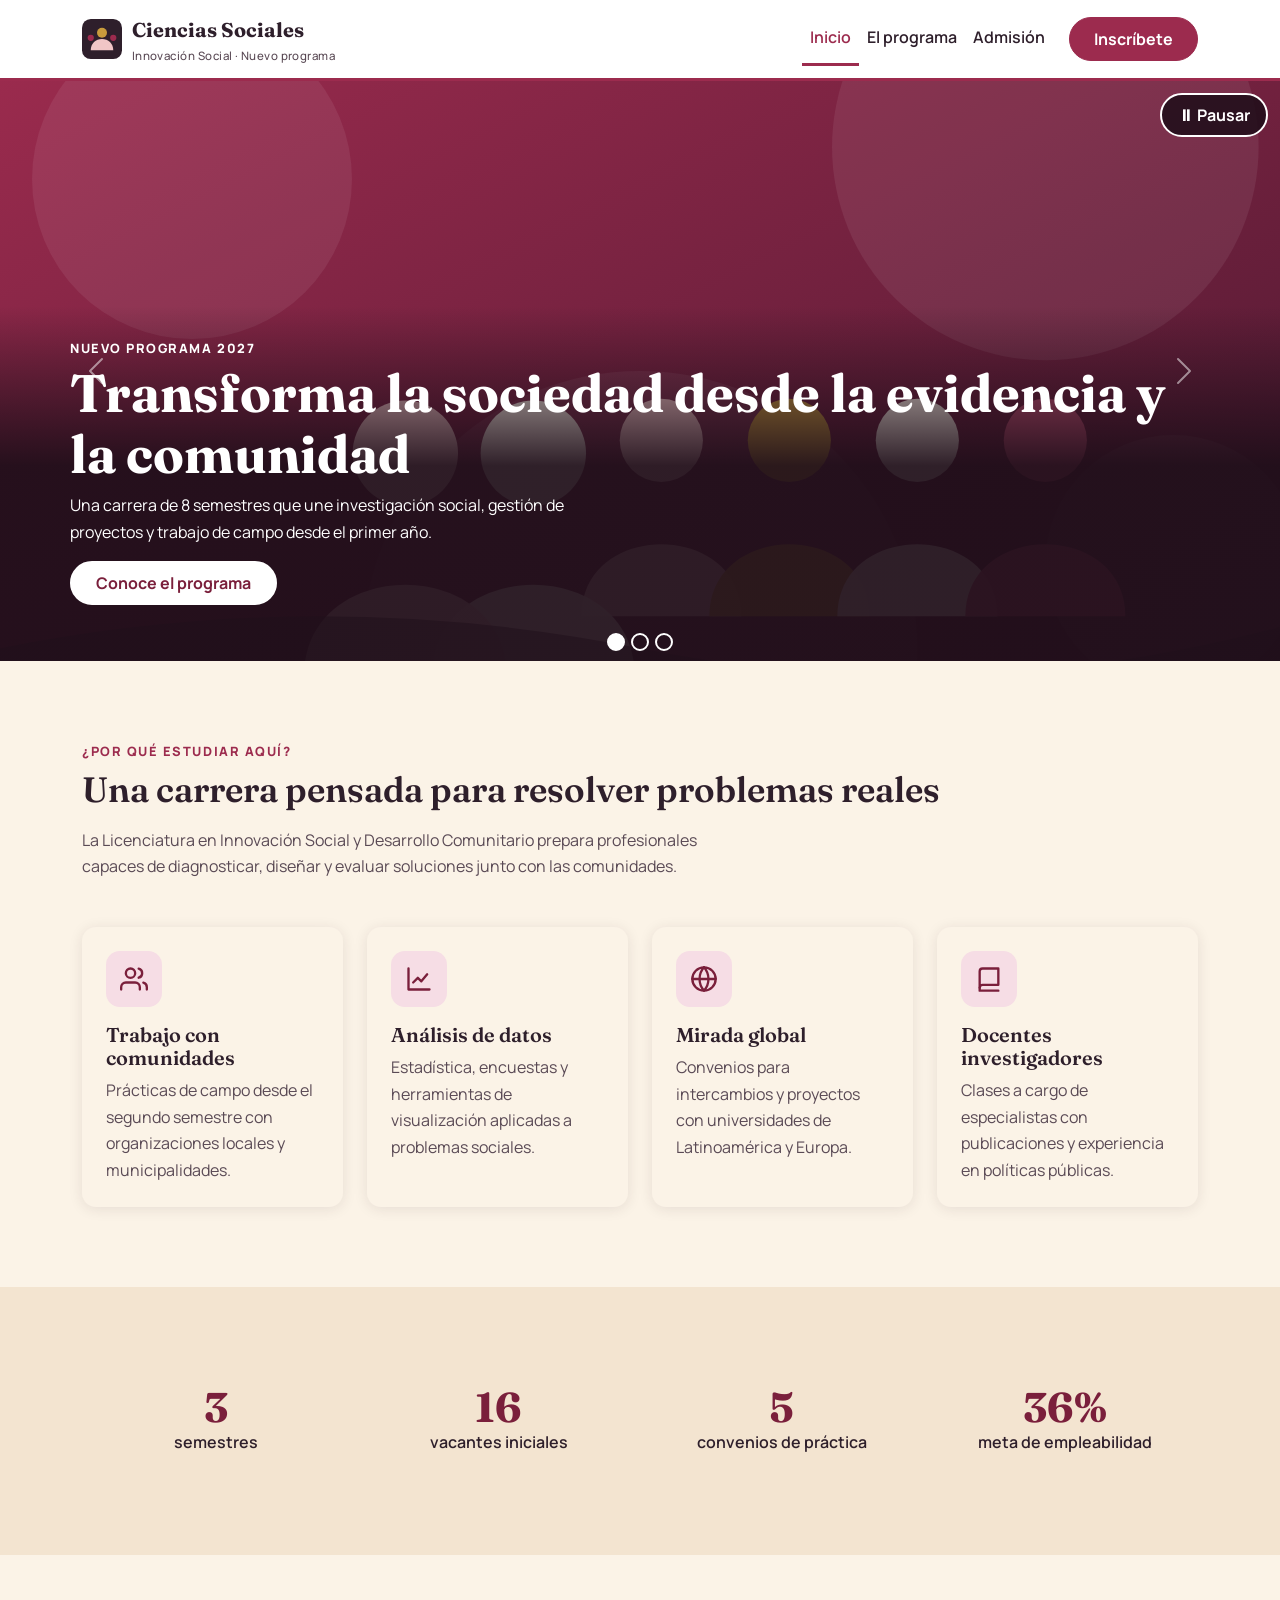
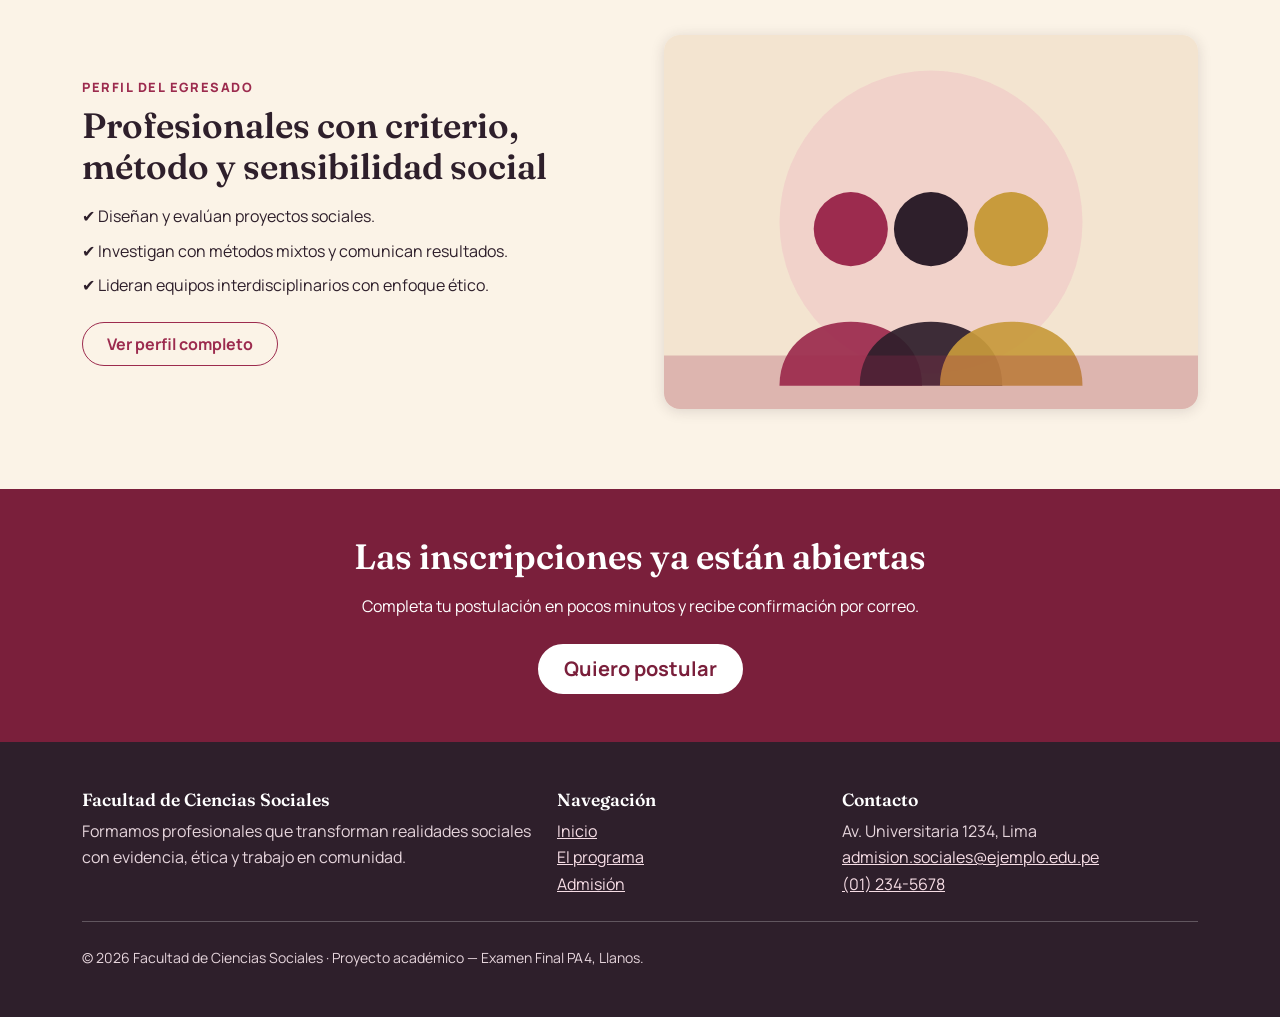
<file: index.html>
<!DOCTYPE html>
<html lang="es">
<head>
  <meta charset="UTF-8">
  <meta name="viewport" content="width=device-width, initial-scale=1">
  <title>Innovación Social y Desarrollo Comunitario | Facultad de Ciencias Sociales</title>
  <meta name="description" content="Nuevo programa académico de la Facultad de Ciencias Sociales: Licenciatura en Innovación Social y Desarrollo Comunitario. Conoce el plan de estudios y postula en línea.">
  <meta name="theme-color" content="#9C2B4E">
  <link rel="icon" type="image/svg+xml" href="favicon.svg">
  <link rel="preconnect" href="https://fonts.googleapis.com">
  <link href="https://fonts.googleapis.com/css2?family=Fraunces:wght@500;600;700&amp;family=Manrope:wght@400;500;700;800&amp;display=swap" rel="stylesheet">
  <link rel="stylesheet" href="bootstrap.min.css">
  <link rel="stylesheet" href="styles.css">
</head>
<body>
  <a class="salto-enlace" href="#contenido-principal">Saltar al contenido principal</a>

  <header class="cabecera">
    <nav class="navbar navbar-expand-lg" aria-label="Navegación principal">
      <div class="container">
        <a class="navbar-brand" href="index.html">
          <svg width="40" height="40" viewBox="0 0 64 64" aria-hidden="true" focusable="false"><rect width="64" height="64" rx="14" fill="#2E1F2B"/><circle cx="32" cy="22" r="8" fill="#C89B3C"/><path d="M14 50c0-11 8-18 18-18s18 7 18 18z" fill="#F1C6C6"/><circle cx="14" cy="30" r="5" fill="#9C2B4E"/><circle cx="50" cy="30" r="5" fill="#9C2B4E"/></svg>
          <span>Ciencias Sociales<small>Innovación Social · Nuevo programa</small></span>
        </a>
        <button class="navbar-toggler" type="button" data-bs-toggle="collapse" data-bs-target="#menu-principal" aria-controls="menu-principal" aria-expanded="false" aria-label="Abrir o cerrar el menú de navegación">
          <span class="navbar-toggler-icon"></span>
        </button>
        <div class="collapse navbar-collapse" id="menu-principal">
          <ul class="navbar-nav ms-auto mb-2 mb-lg-0">
            <li class="nav-item"><a class="nav-link" href="index.html" aria-current="page">Inicio</a></li>
            <li class="nav-item"><a class="nav-link" href="programa.html">El programa</a></li>
            <li class="nav-item"><a class="nav-link" href="admision.html">Admisión</a></li>
          </ul>
          <a class="btn btn-primary ms-lg-3 mb-3 mb-lg-0" href="admision.html#formulario">Inscríbete</a>
        </div>
      </div>
    </nav>
  </header>

  <main id="contenido-principal">

    <section class="hero-carrusel position-relative" aria-label="Presentación del nuevo programa">
      <div id="carrusel-hero" class="carousel slide" data-bs-ride="false" data-bs-interval="7000" data-bs-touch="true">
        <div class="carousel-indicators"><button type="button" data-bs-target="#carrusel-hero" data-bs-slide-to="0" class="active" aria-current="true" aria-label="Ir a la diapositiva 1 de 3"></button><button type="button" data-bs-target="#carrusel-hero" data-bs-slide-to="1" class="" aria-label="Ir a la diapositiva 2 de 3"></button><button type="button" data-bs-target="#carrusel-hero" data-bs-slide-to="2" class="" aria-label="Ir a la diapositiva 3 de 3"></button></div>
        <div class="carousel-inner">
        <div class="carousel-item active" role="group" aria-roledescription="diapositiva" aria-label="1 de 3">
          <img src="slide-1.svg" alt="Grupo de personas de distintas edades reunidas en comunidad, ilustración en tonos bordó y crema" fetchpriority="high" width="1200" height="600">
          <div class="carousel-caption">
            <p class="etiqueta text-white mb-1">Nuevo programa 2027</p>
            <h1>Transforma la sociedad desde la evidencia y la comunidad</h1>
            <p>Una carrera de 8 semestres que une investigación social, gestión de proyectos y trabajo de campo desde el primer año.</p>
            <a class="btn btn-claro" href="programa.html">Conoce el programa</a>
          </div>
        </div>
        <div class="carousel-item" role="group" aria-roledescription="diapositiva" aria-label="2 de 3">
          <img src="slide-2.svg" alt="Libro abierto junto a una red de nodos conectados que representa el análisis social" loading="lazy" width="1200" height="600">
          <div class="carousel-caption">
            <p class="etiqueta text-white mb-1">Formación aplicada</p>
            <h2>Datos, teoría y práctica en un mismo plan de estudios</h2>
            <p>Aprende metodologías cuantitativas y cualitativas, análisis de datos y diseño de políticas públicas con casos reales.</p>
            <a class="btn btn-claro" href="programa.html#plan">Ver plan de estudios</a>
          </div>
        </div>
        <div class="carousel-item" role="group" aria-roledescription="diapositiva" aria-label="3 de 3">
          <img src="slide-3.svg" alt="Silueta de una ciudad con marcadores de ubicación que simbolizan el trabajo territorial" loading="lazy" width="1200" height="600">
          <div class="carousel-caption">
            <p class="etiqueta text-white mb-1">Admisión abierta</p>
            <h2>Tu vacante empieza con un solo formulario</h2>
            <p>Postula en línea, conoce las fechas del proceso y resuelve tus dudas con nuestro equipo de admisión.</p>
            <a class="btn btn-claro" href="admision.html#formulario">Postular ahora</a>
          </div>
        </div>
        </div>
        <button class="carousel-control-prev" type="button" data-bs-target="#carrusel-hero" data-bs-slide="prev"><span class="carousel-control-prev-icon" aria-hidden="true"></span><span class="visually-hidden">Diapositiva anterior</span></button>
        <button class="carousel-control-next" type="button" data-bs-target="#carrusel-hero" data-bs-slide="next"><span class="carousel-control-next-icon" aria-hidden="true"></span><span class="visually-hidden">Diapositiva siguiente</span></button>
      </div>
      <button type="button" id="boton-pausa" class="btn-pausa" aria-pressed="false">⏸ Pausar</button>
    </section>

    <section class="seccion" aria-labelledby="titulo-por-que">
      <div class="container">
        <p class="etiqueta mb-2">¿Por qué estudiar aquí?</p>
        <h2 id="titulo-por-que" class="mb-3">Una carrera pensada para resolver problemas reales</h2>
        <p class="text-suave texto-limite mb-5">La Licenciatura en Innovación Social y Desarrollo Comunitario prepara profesionales capaces de diagnosticar, diseñar y evaluar soluciones junto con las comunidades.</p>
        <div class="row row-cols-1 row-cols-sm-2 row-cols-lg-4 g-4">
          <div class="col"><article class="card tarjeta"><div class="card-body p-4"><div class="tarjeta__icono"><svg viewBox="0 0 24 24" fill="none" stroke="currentColor" stroke-width="2" stroke-linecap="round" stroke-linejoin="round" aria-hidden="true"><path d="M17 21v-2a4 4 0 0 0-4-4H5a4 4 0 0 0-4 4v2"/><circle cx="9" cy="7" r="4"/><path d="M23 21v-2a4 4 0 0 0-3-3.87M16 3.13a4 4 0 0 1 0 7.75"/></svg></div><h3>Trabajo con comunidades</h3><p class="mb-0 text-suave">Prácticas de campo desde el segundo semestre con organizaciones locales y municipalidades.</p></div></article></div>
          <div class="col"><article class="card tarjeta"><div class="card-body p-4"><div class="tarjeta__icono"><svg viewBox="0 0 24 24" fill="none" stroke="currentColor" stroke-width="2" stroke-linecap="round" stroke-linejoin="round" aria-hidden="true"><path d="M3 3v18h18"/><path d="M7 15l4-4 3 3 5-6"/></svg></div><h3>Análisis de datos</h3><p class="mb-0 text-suave">Estadística, encuestas y herramientas de visualización aplicadas a problemas sociales.</p></div></article></div>
          <div class="col"><article class="card tarjeta"><div class="card-body p-4"><div class="tarjeta__icono"><svg viewBox="0 0 24 24" fill="none" stroke="currentColor" stroke-width="2" stroke-linecap="round" stroke-linejoin="round" aria-hidden="true"><circle cx="12" cy="12" r="10"/><path d="M2 12h20M12 2a15 15 0 0 1 0 20M12 2a15 15 0 0 0 0 20"/></svg></div><h3>Mirada global</h3><p class="mb-0 text-suave">Convenios para intercambios y proyectos con universidades de Latinoamérica y Europa.</p></div></article></div>
          <div class="col"><article class="card tarjeta"><div class="card-body p-4"><div class="tarjeta__icono"><svg viewBox="0 0 24 24" fill="none" stroke="currentColor" stroke-width="2" stroke-linecap="round" stroke-linejoin="round" aria-hidden="true"><path d="M4 19.5A2.5 2.5 0 0 1 6.5 17H20V3H6.5A2.5 2.5 0 0 0 4 5.5z"/><path d="M4 19.5V22h16"/></svg></div><h3>Docentes investigadores</h3><p class="mb-0 text-suave">Clases a cargo de especialistas con publicaciones y experiencia en políticas públicas.</p></div></article></div>
        </div>
      </div>
    </section>

    <section class="seccion seccion--alt" aria-labelledby="titulo-datos">
      <div class="container">
        <h2 id="titulo-datos" class="visually-hidden">El programa en cifras</h2>
        <div class="row row-cols-2 row-cols-md-4 g-3">
          <div class="col dato"><span class="dato__numero" data-meta="8">8</span><span class="dato__texto">semestres</span></div>
          <div class="col dato"><span class="dato__numero" data-meta="40">40</span><span class="dato__texto">vacantes iniciales</span></div>
          <div class="col dato"><span class="dato__numero" data-meta="12">12</span><span class="dato__texto">convenios de práctica</span></div>
          <div class="col dato"><span class="dato__numero" data-meta="92" data-sufijo="%">92%</span><span class="dato__texto">meta de empleabilidad</span></div>
        </div>
      </div>
    </section>

    <section class="seccion" aria-labelledby="titulo-perfil">
      <div class="container">
        <div class="row align-items-center g-4 g-lg-5">
          <div class="col-12 col-lg-6 order-lg-2">
            <img class="ilustracion" src="comunidad.svg" alt="Tres personas de pie, juntas, frente a un círculo rosado que representa la colaboración comunitaria" width="600" height="420" loading="lazy">
          </div>
          <div class="col-12 col-lg-6 order-lg-1">
            <p class="etiqueta mb-2">Perfil del egresado</p>
            <h2 id="titulo-perfil" class="mb-3">Profesionales con criterio, método y sensibilidad social</h2>
            <ul class="list-unstyled">
              <li class="mb-2">✔ Diseñan y evalúan proyectos sociales.</li>
              <li class="mb-2">✔ Investigan con métodos mixtos y comunican resultados.</li>
              <li class="mb-2">✔ Lideran equipos interdisciplinarios con enfoque ético.</li>
            </ul>
            <a class="btn btn-outline-primary mt-2" href="programa.html#perfil">Ver perfil completo</a>
          </div>
        </div>
      </div>
    </section>

    <section class="banda-cta py-5" aria-labelledby="titulo-cta">
      <div class="container text-center">
        <h2 id="titulo-cta" class="mb-3">Las inscripciones ya están abiertas</h2>
        <p class="mb-4">Completa tu postulación en pocos minutos y recibe confirmación por correo.</p>
        <a class="btn btn-claro btn-lg" href="admision.html#formulario">Quiero postular</a>
      </div>
    </section>
  </main>

  <footer class="pie py-5 mt-0">
    <div class="container">
      <div class="row g-4">
        <div class="col-12 col-md-5">
          <h2>Facultad de Ciencias Sociales</h2>
          <p class="text-suave mb-0">Formamos profesionales que transforman realidades sociales con evidencia, ética y trabajo en comunidad.</p>
        </div>
        <div class="col-6 col-md-3">
          <h2>Navegación</h2>
          <ul class="list-unstyled mb-0">
            <li><a href="index.html">Inicio</a></li>
            <li><a href="programa.html">El programa</a></li>
            <li><a href="admision.html">Admisión</a></li>
          </ul>
        </div>
        <div class="col-6 col-md-4">
          <h2>Contacto</h2>
          <address class="mb-0 text-suave">
            Av. Universitaria 1234, Lima<br>
            <a href="mailto:admision.sociales@ejemplo.edu.pe">admision.sociales@ejemplo.edu.pe</a><br>
            <a href="tel:+5112345678">(01) 234-5678</a>
          </address>
        </div>
      </div>
      <hr class="border-light opacity-25 my-4">
      <p class="small text-suave mb-0">© 2026 Facultad de Ciencias Sociales · Proyecto académico — Examen Final PA4, Llanos.</p>
    </div>
  </footer>

  <button type="button" id="boton-subir" class="btn-subir" aria-label="Volver al inicio de la página">↑</button>

  <script src="bootstrap.bundle.min.js"></script>
  <script src="script.js"></script>
</body>
</html>
</file>
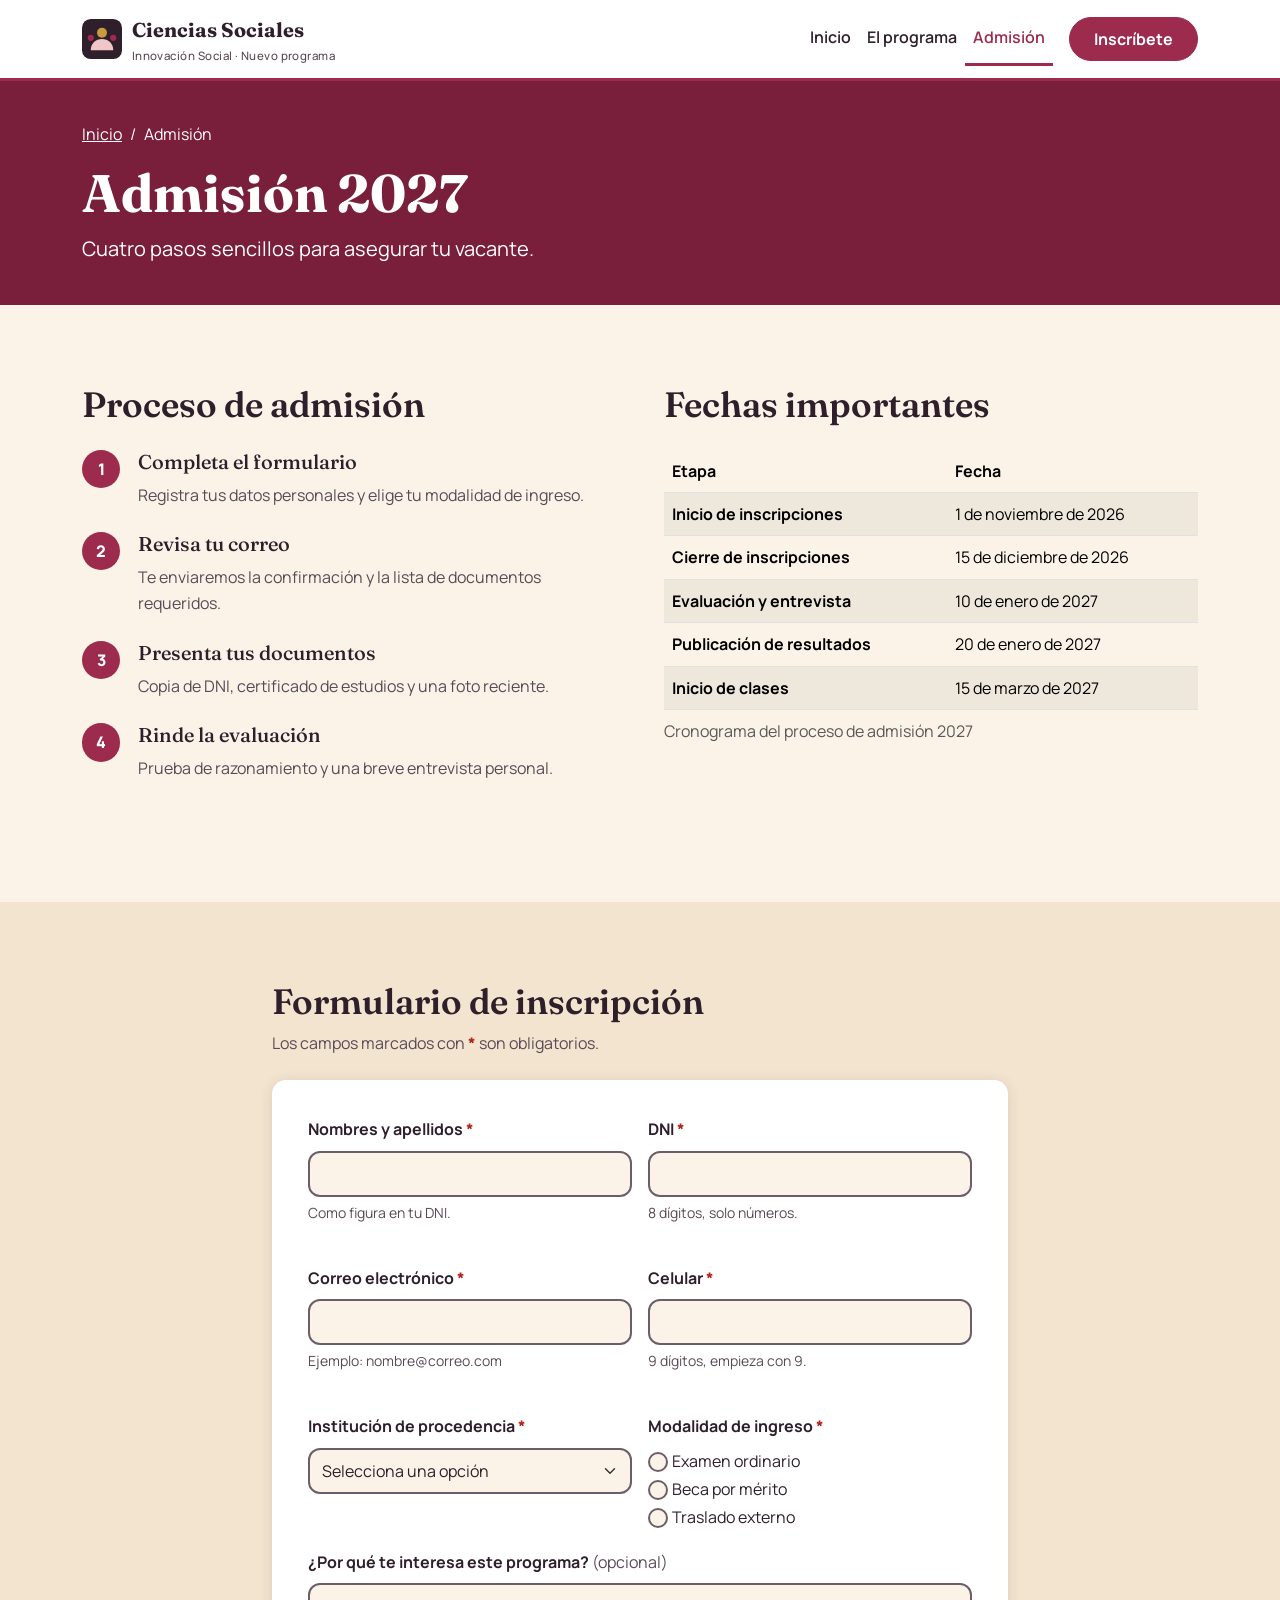
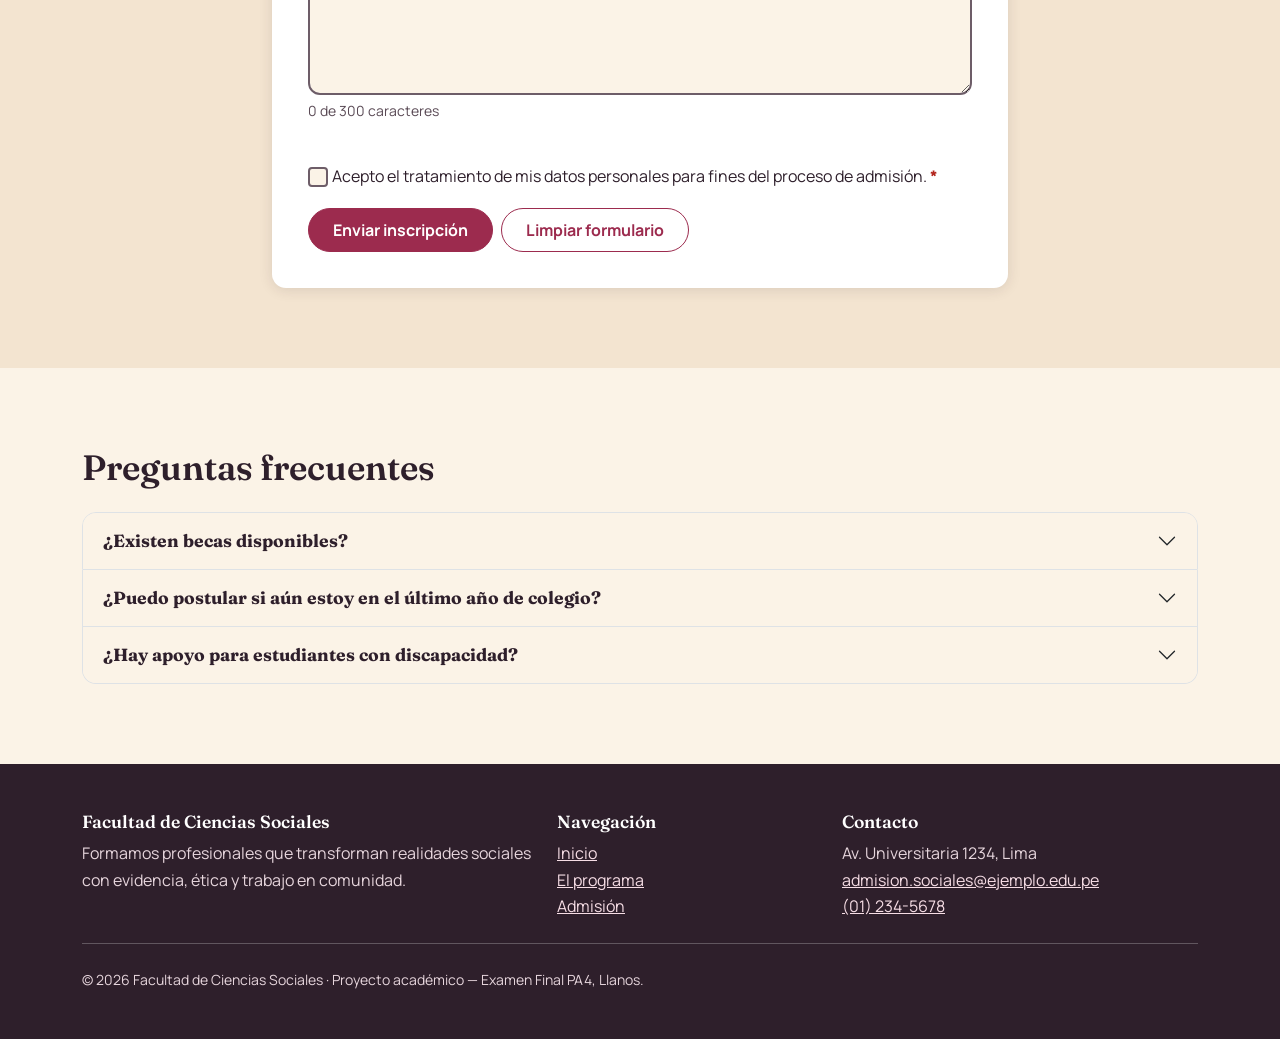
<file: admision.html>
<!DOCTYPE html>
<html lang="es">
<head>
  <meta charset="UTF-8">
  <meta name="viewport" content="width=device-width, initial-scale=1">
  <title>Admisión | Innovación Social y Desarrollo Comunitario</title>
  <meta name="description" content="Proceso de admisión, fechas importantes y formulario de inscripción en línea para la Licenciatura en Innovación Social y Desarrollo Comunitario.">
  <meta name="theme-color" content="#9C2B4E">
  <link rel="icon" type="image/svg+xml" href="favicon.svg">
  <link rel="preconnect" href="https://fonts.googleapis.com">
  <link href="https://fonts.googleapis.com/css2?family=Fraunces:wght@500;600;700&amp;family=Manrope:wght@400;500;700;800&amp;display=swap" rel="stylesheet">
  <link rel="stylesheet" href="bootstrap.min.css">
  <link rel="stylesheet" href="styles.css">
</head>
<body>
  <a class="salto-enlace" href="#contenido-principal">Saltar al contenido principal</a>

  <header class="cabecera">
    <nav class="navbar navbar-expand-lg" aria-label="Navegación principal">
      <div class="container">
        <a class="navbar-brand" href="index.html">
          <svg width="40" height="40" viewBox="0 0 64 64" aria-hidden="true" focusable="false"><rect width="64" height="64" rx="14" fill="#2E1F2B"/><circle cx="32" cy="22" r="8" fill="#C89B3C"/><path d="M14 50c0-11 8-18 18-18s18 7 18 18z" fill="#F1C6C6"/><circle cx="14" cy="30" r="5" fill="#9C2B4E"/><circle cx="50" cy="30" r="5" fill="#9C2B4E"/></svg>
          <span>Ciencias Sociales<small>Innovación Social · Nuevo programa</small></span>
        </a>
        <button class="navbar-toggler" type="button" data-bs-toggle="collapse" data-bs-target="#menu-principal" aria-controls="menu-principal" aria-expanded="false" aria-label="Abrir o cerrar el menú de navegación">
          <span class="navbar-toggler-icon"></span>
        </button>
        <div class="collapse navbar-collapse" id="menu-principal">
          <ul class="navbar-nav ms-auto mb-2 mb-lg-0">
            <li class="nav-item"><a class="nav-link" href="index.html">Inicio</a></li>
            <li class="nav-item"><a class="nav-link" href="programa.html">El programa</a></li>
            <li class="nav-item"><a class="nav-link" href="admision.html" aria-current="page">Admisión</a></li>
          </ul>
          <a class="btn btn-primary ms-lg-3 mb-3 mb-lg-0" href="admision.html#formulario">Inscríbete</a>
        </div>
      </div>
    </nav>
  </header>

  <main id="contenido-principal">
    <div class="encabezado-pagina">
      <div class="container">
        <nav aria-label="Ruta de navegación"><ol class="breadcrumb mb-3"><li class="breadcrumb-item"><a href="index.html">Inicio</a></li><li class="breadcrumb-item active" aria-current="page">Admisión</li></ol></nav>
        <h1 class="mb-2">Admisión 2027</h1>
        <p class="mb-0 fs-5">Cuatro pasos sencillos para asegurar tu vacante.</p>
      </div>
    </div>

    <section class="seccion" aria-labelledby="titulo-pasos">
      <div class="container">
        <div class="row g-4 g-lg-5">
          <div class="col-12 col-lg-6">
            <h2 id="titulo-pasos" class="mb-4">Proceso de admisión</h2>
            <ol class="pasos">
              <li><h3 class="h5">Completa el formulario</h3><p class="mb-0 text-suave">Registra tus datos personales y elige tu modalidad de ingreso.</p></li>
              <li><h3 class="h5">Revisa tu correo</h3><p class="mb-0 text-suave">Te enviaremos la confirmación y la lista de documentos requeridos.</p></li>
              <li><h3 class="h5">Presenta tus documentos</h3><p class="mb-0 text-suave">Copia de DNI, certificado de estudios y una foto reciente.</p></li>
              <li><h3 class="h5">Rinde la evaluación</h3><p class="mb-0 text-suave">Prueba de razonamiento y una breve entrevista personal.</p></li>
            </ol>
          </div>
          <div class="col-12 col-lg-6">
            <h2 class="mb-4" id="titulo-fechas">Fechas importantes</h2>
            <div class="table-responsive">
              <table class="table table-striped align-middle">
                <caption>Cronograma del proceso de admisión 2027</caption>
                <thead><tr><th scope="col">Etapa</th><th scope="col">Fecha</th></tr></thead>
                <tbody>
                  <tr><th scope="row">Inicio de inscripciones</th><td>1 de noviembre de 2026</td></tr>
                  <tr><th scope="row">Cierre de inscripciones</th><td>15 de diciembre de 2026</td></tr>
                  <tr><th scope="row">Evaluación y entrevista</th><td>10 de enero de 2027</td></tr>
                  <tr><th scope="row">Publicación de resultados</th><td>20 de enero de 2027</td></tr>
                  <tr><th scope="row">Inicio de clases</th><td>15 de marzo de 2027</td></tr>
                </tbody>
              </table>
            </div>
          </div>
        </div>
      </div>
    </section>

    <section class="seccion seccion--alt" id="formulario" aria-labelledby="titulo-form">
      <div class="container">
        <div class="row justify-content-center">
          <div class="col-12 col-lg-10 col-xl-8">
            <h2 id="titulo-form" class="mb-2">Formulario de inscripción</h2>
            <p class="text-suave mb-4">Los campos marcados con <span class="obligatorio" aria-hidden="true">*</span><span class="visually-hidden">asterisco</span> son obligatorios.</p>

            <div id="resumen-errores" class="alert alert-danger d-none" role="alert" tabindex="-1"></div>
            <div id="mensaje-exito" class="alert alert-success d-none" role="status" tabindex="-1"></div>

            <form id="form-inscripcion" class="formulario" novalidate>
              <div class="row g-3">
            <div class="col-12 col-md-6">
              <label for="nombres" class="form-label">Nombres y apellidos <span class="obligatorio" aria-hidden="true">*</span></label>
              <input type="text" class="form-control" id="nombres" name="nombres" required aria-describedby="nombres-ayuda nombres-error" autocomplete="name" minlength="3">
              <div id="nombres-ayuda" class="form-text">Como figura en tu DNI.</div>
              <div id="nombres-error" class="invalid-feedback" role="alert">Escribe tu nombre completo (mínimo 3 letras).</div>
            </div>
            <div class="col-12 col-md-6">
              <label for="dni" class="form-label">DNI <span class="obligatorio" aria-hidden="true">*</span></label>
              <input type="text" class="form-control" id="dni" name="dni" required aria-describedby="dni-ayuda dni-error" inputmode="numeric" pattern="[0-9]{8}" maxlength="8" autocomplete="off">
              <div id="dni-ayuda" class="form-text">8 dígitos, solo números.</div>
              <div id="dni-error" class="invalid-feedback" role="alert">El DNI debe tener exactamente 8 números.</div>
            </div>
            <div class="col-12 col-md-6">
              <label for="correo" class="form-label">Correo electrónico <span class="obligatorio" aria-hidden="true">*</span></label>
              <input type="email" class="form-control" id="correo" name="correo" required aria-describedby="correo-ayuda correo-error" autocomplete="email">
              <div id="correo-ayuda" class="form-text">Ejemplo: nombre@correo.com</div>
              <div id="correo-error" class="invalid-feedback" role="alert">Ingresa un correo válido, por ejemplo nombre@correo.com.</div>
            </div>
            <div class="col-12 col-md-6">
              <label for="celular" class="form-label">Celular <span class="obligatorio" aria-hidden="true">*</span></label>
              <input type="tel" class="form-control" id="celular" name="celular" required aria-describedby="celular-ayuda celular-error" inputmode="numeric" pattern="9[0-9]{8}" maxlength="9" autocomplete="tel-national">
              <div id="celular-ayuda" class="form-text">9 dígitos, empieza con 9.</div>
              <div id="celular-error" class="invalid-feedback" role="alert">El celular debe tener 9 dígitos y empezar con 9.</div>
            </div>
                <div class="col-12 col-md-6">
                  <label for="procedencia" class="form-label">Institución de procedencia <span class="obligatorio" aria-hidden="true">*</span></label>
                  <select class="form-select" id="procedencia" name="procedencia" required aria-describedby="procedencia-error">
                    <option value="" selected disabled>Selecciona una opción</option>
                    <option>Colegio público</option>
                    <option>Colegio privado</option>
                    <option>Otra universidad</option>
                    <option>Instituto superior</option>
                  </select>
                  <div id="procedencia-error" class="invalid-feedback" role="alert">Selecciona tu institución de procedencia.</div>
                </div>
                <div class="col-12 col-md-6">
                  <fieldset aria-describedby="modalidad-error">
                    <legend class="form-label fs-6">Modalidad de ingreso <span class="obligatorio" aria-hidden="true">*</span></legend>
                    <div class="form-check"><input class="form-check-input" type="radio" name="modalidad" id="mod-ordinario" value="Ordinario" required><label class="form-check-label" for="mod-ordinario">Examen ordinario</label></div>
                    <div class="form-check"><input class="form-check-input" type="radio" name="modalidad" id="mod-beca" value="Beca"><label class="form-check-label" for="mod-beca">Beca por mérito</label></div>
                    <div class="form-check"><input class="form-check-input" type="radio" name="modalidad" id="mod-traslado" value="Traslado"><label class="form-check-label" for="mod-traslado">Traslado externo</label></div>
                    <div id="modalidad-error" class="invalid-feedback" role="alert">Elige una modalidad de ingreso.</div>
                  </fieldset>
                </div>
                <div class="col-12">
                  <label for="mensaje" class="form-label">¿Por qué te interesa este programa? <span class="text-suave fw-normal">(opcional)</span></label>
                  <textarea class="form-control" id="mensaje" name="mensaje" rows="4" maxlength="300" aria-describedby="mensaje-contador"></textarea>
                  <div id="mensaje-contador" class="form-text" aria-live="polite">0 de 300 caracteres</div>
                </div>
                <div class="col-12">
                  <div class="form-check">
                    <input class="form-check-input" type="checkbox" id="acepto" name="acepto" required aria-describedby="acepto-error">
                    <label class="form-check-label" for="acepto">Acepto el tratamiento de mis datos personales para fines del proceso de admisión. <span class="obligatorio" aria-hidden="true">*</span></label>
                    <div id="acepto-error" class="invalid-feedback" role="alert">Debes aceptar el tratamiento de datos para continuar.</div>
                  </div>
                </div>
                <div class="col-12 d-flex flex-column flex-sm-row gap-2">
                  <button type="submit" class="btn btn-primary">Enviar inscripción</button>
                  <button type="reset" class="btn btn-outline-primary">Limpiar formulario</button>
                </div>
              </div>
            </form>
          </div>
        </div>
      </div>
    </section>

    <section class="seccion" aria-labelledby="titulo-faq">
      <div class="container">
        <h2 id="titulo-faq" class="mb-4">Preguntas frecuentes</h2>
        <div class="accordion" id="faq">
          <div class="accordion-item"><h3 class="accordion-header"><button class="accordion-button collapsed" type="button" data-bs-toggle="collapse" data-bs-target="#faq1" aria-expanded="false" aria-controls="faq1">¿Existen becas disponibles?</button></h3><div id="faq1" class="accordion-collapse collapse" data-bs-parent="#faq"><div class="accordion-body">Sí. Ofrecemos becas por mérito académico que cubren hasta el 50 % de la pensión.</div></div></div>
          <div class="accordion-item"><h3 class="accordion-header"><button class="accordion-button collapsed" type="button" data-bs-toggle="collapse" data-bs-target="#faq2" aria-expanded="false" aria-controls="faq2">¿Puedo postular si aún estoy en el último año de colegio?</button></h3><div id="faq2" class="accordion-collapse collapse" data-bs-parent="#faq"><div class="accordion-body">Sí, siempre que presentes tu constancia de matrícula y concluyas tu secundaria antes del inicio de clases.</div></div></div>
          <div class="accordion-item"><h3 class="accordion-header"><button class="accordion-button collapsed" type="button" data-bs-toggle="collapse" data-bs-target="#faq3" aria-expanded="false" aria-controls="faq3">¿Hay apoyo para estudiantes con discapacidad?</button></h3><div id="faq3" class="accordion-collapse collapse" data-bs-parent="#faq"><div class="accordion-body">Sí. Contamos con ajustes razonables en la evaluación y materiales accesibles. Indícalo en tu entrevista o escríbenos al correo de admisión.</div></div></div>
        </div>
      </div>
    </section>
  </main>

  <footer class="pie py-5 mt-0">
    <div class="container">
      <div class="row g-4">
        <div class="col-12 col-md-5">
          <h2>Facultad de Ciencias Sociales</h2>
          <p class="text-suave mb-0">Formamos profesionales que transforman realidades sociales con evidencia, ética y trabajo en comunidad.</p>
        </div>
        <div class="col-6 col-md-3">
          <h2>Navegación</h2>
          <ul class="list-unstyled mb-0">
            <li><a href="index.html">Inicio</a></li>
            <li><a href="programa.html">El programa</a></li>
            <li><a href="admision.html">Admisión</a></li>
          </ul>
        </div>
        <div class="col-6 col-md-4">
          <h2>Contacto</h2>
          <address class="mb-0 text-suave">
            Av. Universitaria 1234, Lima<br>
            <a href="mailto:admision.sociales@ejemplo.edu.pe">admision.sociales@ejemplo.edu.pe</a><br>
            <a href="tel:+5112345678">(01) 234-5678</a>
          </address>
        </div>
      </div>
      <hr class="border-light opacity-25 my-4">
      <p class="small text-suave mb-0">© 2026 Facultad de Ciencias Sociales · Proyecto académico — Examen Final PA4, Llanos.</p>
    </div>
  </footer>

  <button type="button" id="boton-subir" class="btn-subir" aria-label="Volver al inicio de la página">↑</button>

  <script src="bootstrap.bundle.min.js"></script>
  <script src="script.js"></script>
</body>
</html>
</file>
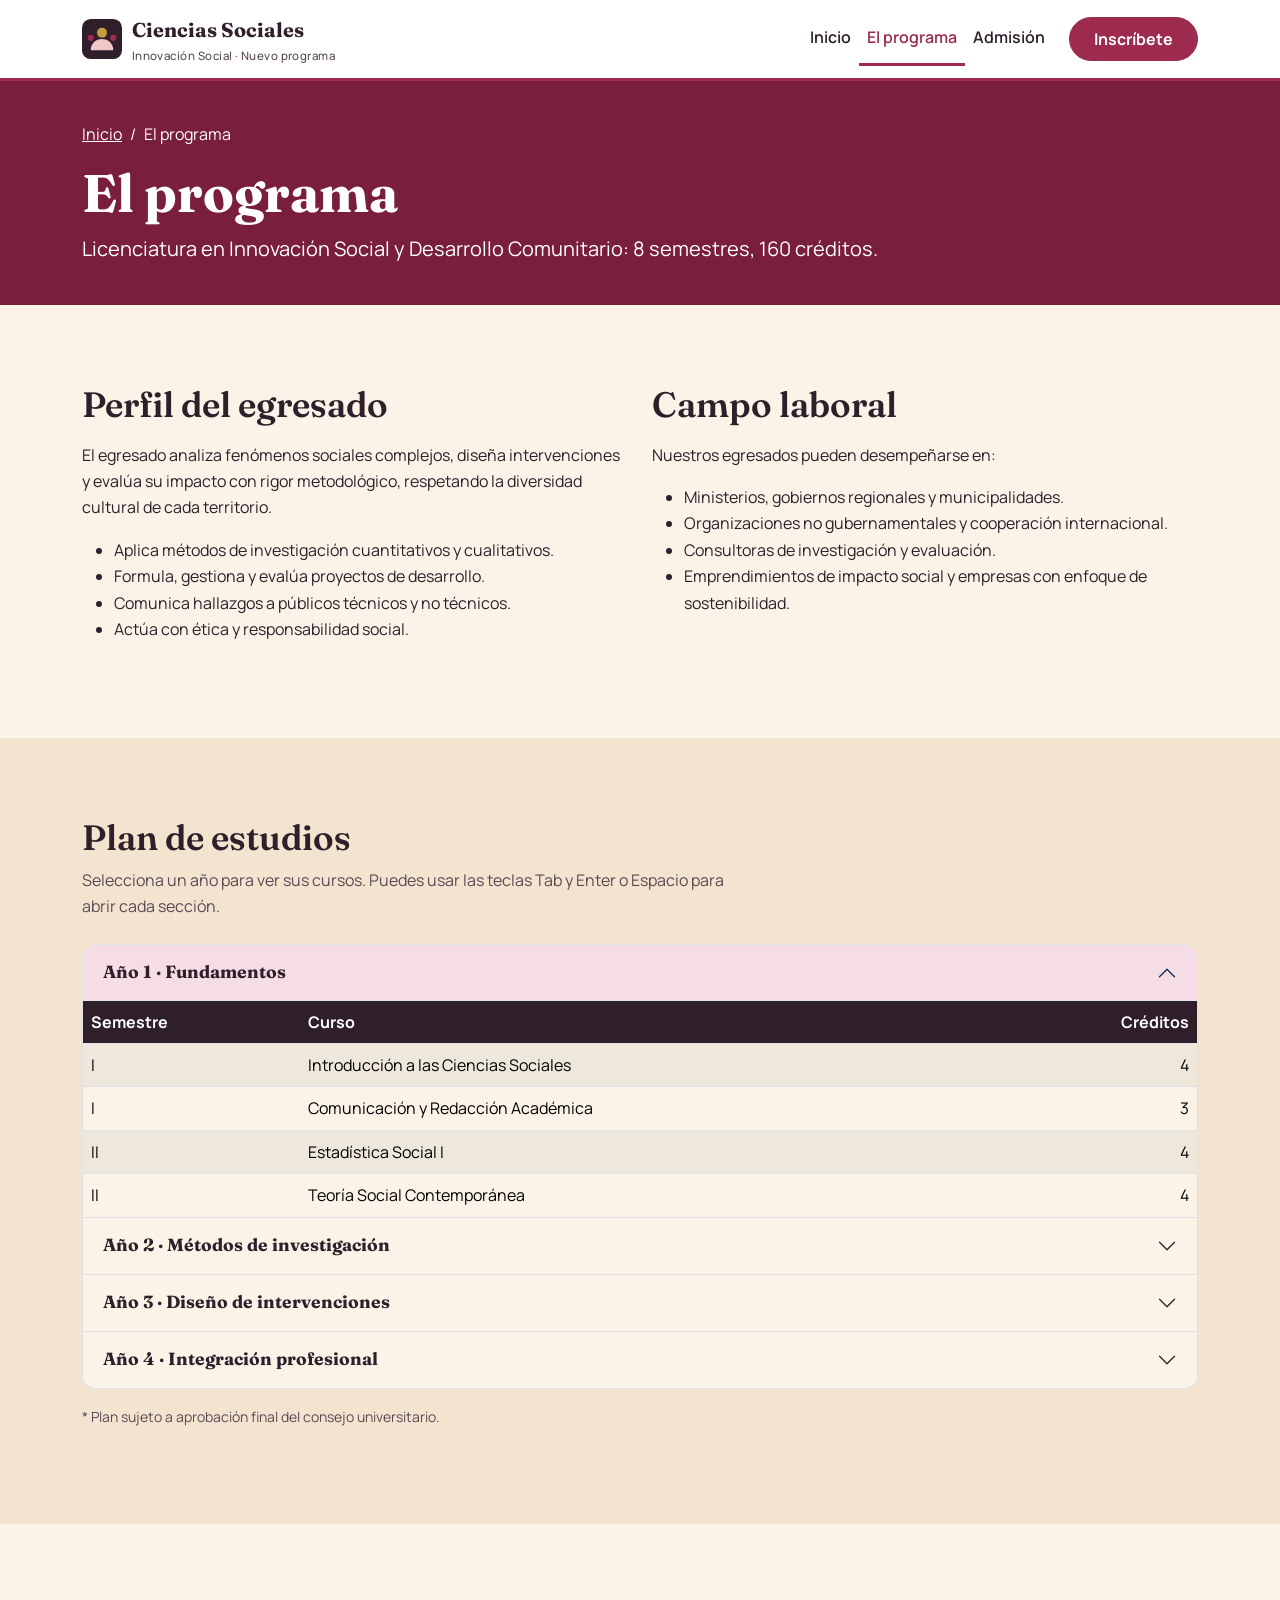
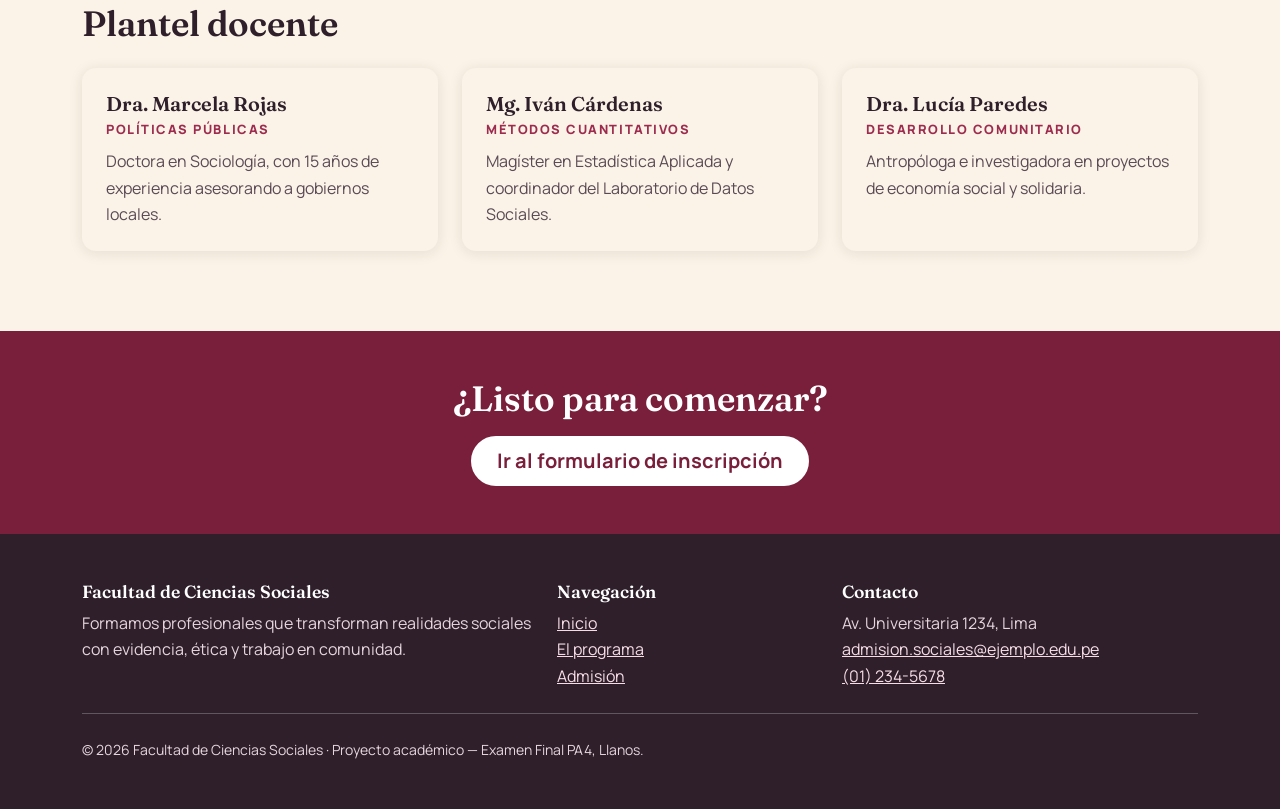
<file: programa.html>
<!DOCTYPE html>
<html lang="es">
<head>
  <meta charset="UTF-8">
  <meta name="viewport" content="width=device-width, initial-scale=1">
  <title>El programa | Innovación Social y Desarrollo Comunitario</title>
  <meta name="description" content="Plan de estudios, perfil del egresado, campo laboral y plantel docente de la Licenciatura en Innovación Social y Desarrollo Comunitario.">
  <meta name="theme-color" content="#9C2B4E">
  <link rel="icon" type="image/svg+xml" href="favicon.svg">
  <link rel="preconnect" href="https://fonts.googleapis.com">
  <link href="https://fonts.googleapis.com/css2?family=Fraunces:wght@500;600;700&amp;family=Manrope:wght@400;500;700;800&amp;display=swap" rel="stylesheet">
  <link rel="stylesheet" href="bootstrap.min.css">
  <link rel="stylesheet" href="styles.css">
</head>
<body>
  <a class="salto-enlace" href="#contenido-principal">Saltar al contenido principal</a>

  <header class="cabecera">
    <nav class="navbar navbar-expand-lg" aria-label="Navegación principal">
      <div class="container">
        <a class="navbar-brand" href="index.html">
          <svg width="40" height="40" viewBox="0 0 64 64" aria-hidden="true" focusable="false"><rect width="64" height="64" rx="14" fill="#2E1F2B"/><circle cx="32" cy="22" r="8" fill="#C89B3C"/><path d="M14 50c0-11 8-18 18-18s18 7 18 18z" fill="#F1C6C6"/><circle cx="14" cy="30" r="5" fill="#9C2B4E"/><circle cx="50" cy="30" r="5" fill="#9C2B4E"/></svg>
          <span>Ciencias Sociales<small>Innovación Social · Nuevo programa</small></span>
        </a>
        <button class="navbar-toggler" type="button" data-bs-toggle="collapse" data-bs-target="#menu-principal" aria-controls="menu-principal" aria-expanded="false" aria-label="Abrir o cerrar el menú de navegación">
          <span class="navbar-toggler-icon"></span>
        </button>
        <div class="collapse navbar-collapse" id="menu-principal">
          <ul class="navbar-nav ms-auto mb-2 mb-lg-0">
            <li class="nav-item"><a class="nav-link" href="index.html">Inicio</a></li>
            <li class="nav-item"><a class="nav-link" href="programa.html" aria-current="page">El programa</a></li>
            <li class="nav-item"><a class="nav-link" href="admision.html">Admisión</a></li>
          </ul>
          <a class="btn btn-primary ms-lg-3 mb-3 mb-lg-0" href="admision.html#formulario">Inscríbete</a>
        </div>
      </div>
    </nav>
  </header>

  <main id="contenido-principal">
    <div class="encabezado-pagina">
      <div class="container">
        <nav aria-label="Ruta de navegación"><ol class="breadcrumb mb-3"><li class="breadcrumb-item"><a href="index.html">Inicio</a></li><li class="breadcrumb-item active" aria-current="page">El programa</li></ol></nav>
        <h1 class="mb-2">El programa</h1>
        <p class="mb-0 fs-5">Licenciatura en Innovación Social y Desarrollo Comunitario: 8 semestres, 160 créditos.</p>
      </div>
    </div>

    <section class="seccion" id="perfil" aria-labelledby="titulo-perfil">
      <div class="container">
        <div class="row g-4">
          <div class="col-12 col-lg-6">
            <h2 id="titulo-perfil" class="mb-3">Perfil del egresado</h2>
            <p class="texto-limite">El egresado analiza fenómenos sociales complejos, diseña intervenciones y evalúa su impacto con rigor metodológico, respetando la diversidad cultural de cada territorio.</p>
            <ul>
              <li>Aplica métodos de investigación cuantitativos y cualitativos.</li>
              <li>Formula, gestiona y evalúa proyectos de desarrollo.</li>
              <li>Comunica hallazgos a públicos técnicos y no técnicos.</li>
              <li>Actúa con ética y responsabilidad social.</li>
            </ul>
          </div>
          <div class="col-12 col-lg-6">
            <h2 class="mb-3" id="titulo-campo">Campo laboral</h2>
            <p class="texto-limite">Nuestros egresados pueden desempeñarse en:</p>
            <ul>
              <li>Ministerios, gobiernos regionales y municipalidades.</li>
              <li>Organizaciones no gubernamentales y cooperación internacional.</li>
              <li>Consultoras de investigación y evaluación.</li>
              <li>Emprendimientos de impacto social y empresas con enfoque de sostenibilidad.</li>
            </ul>
          </div>
        </div>
      </div>
    </section>

    <section class="seccion seccion--alt" id="plan" aria-labelledby="titulo-plan">
      <div class="container">
        <h2 id="titulo-plan" class="mb-2">Plan de estudios</h2>
        <p class="text-suave texto-limite mb-4">Selecciona un año para ver sus cursos. Puedes usar las teclas Tab y Enter o Espacio para abrir cada sección.</p>
        <div class="accordion" id="plan-estudios">
          <div class="accordion-item">
            <h3 class="accordion-header"><button class="accordion-button" type="button" data-bs-toggle="collapse" data-bs-target="#anio1" aria-expanded="true" aria-controls="anio1">Año 1 · Fundamentos</button></h3>
            <div id="anio1" class="accordion-collapse collapse show" data-bs-parent="#plan-estudios"><div class="accordion-body p-0"><div class="table-responsive"><table class="table table-striped tabla-cursos align-middle mb-0"><caption class="visually-hidden">Cursos y créditos</caption><thead><tr><th scope="col">Semestre</th><th scope="col">Curso</th><th scope="col" class="text-end">Créditos</th></tr></thead><tbody><tr><td>I</td><td>Introducción a las Ciencias Sociales</td><td class="text-end">4</td></tr><tr><td>I</td><td>Comunicación y Redacción Académica</td><td class="text-end">3</td></tr><tr><td>II</td><td>Estadística Social I</td><td class="text-end">4</td></tr><tr><td>II</td><td>Teoría Social Contemporánea</td><td class="text-end">4</td></tr></tbody></table></div></div></div>
          </div>
          <div class="accordion-item">
            <h3 class="accordion-header"><button class="accordion-button collapsed" type="button" data-bs-toggle="collapse" data-bs-target="#anio2" aria-expanded="false" aria-controls="anio2">Año 2 · Métodos de investigación</button></h3>
            <div id="anio2" class="accordion-collapse collapse" data-bs-parent="#plan-estudios"><div class="accordion-body p-0"><div class="table-responsive"><table class="table table-striped tabla-cursos align-middle mb-0"><caption class="visually-hidden">Cursos y créditos</caption><thead><tr><th scope="col">Semestre</th><th scope="col">Curso</th><th scope="col" class="text-end">Créditos</th></tr></thead><tbody><tr><td>III</td><td>Metodología Cualitativa</td><td class="text-end">4</td></tr><tr><td>III</td><td>Estadística Social II</td><td class="text-end">4</td></tr><tr><td>IV</td><td>Metodología Cuantitativa</td><td class="text-end">4</td></tr><tr><td>IV</td><td>Práctica Comunitaria I</td><td class="text-end">3</td></tr></tbody></table></div></div></div>
          </div>
          <div class="accordion-item">
            <h3 class="accordion-header"><button class="accordion-button collapsed" type="button" data-bs-toggle="collapse" data-bs-target="#anio3" aria-expanded="false" aria-controls="anio3">Año 3 · Diseño de intervenciones</button></h3>
            <div id="anio3" class="accordion-collapse collapse" data-bs-parent="#plan-estudios"><div class="accordion-body p-0"><div class="table-responsive"><table class="table table-striped tabla-cursos align-middle mb-0"><caption class="visually-hidden">Cursos y créditos</caption><thead><tr><th scope="col">Semestre</th><th scope="col">Curso</th><th scope="col" class="text-end">Créditos</th></tr></thead><tbody><tr><td>V</td><td>Diseño de Proyectos Sociales</td><td class="text-end">4</td></tr><tr><td>V</td><td>Políticas Públicas</td><td class="text-end">4</td></tr><tr><td>VI</td><td>Innovación y Emprendimiento Social</td><td class="text-end">4</td></tr><tr><td>VI</td><td>Práctica Comunitaria II</td><td class="text-end">3</td></tr></tbody></table></div></div></div>
          </div>
          <div class="accordion-item">
            <h3 class="accordion-header"><button class="accordion-button collapsed" type="button" data-bs-toggle="collapse" data-bs-target="#anio4" aria-expanded="false" aria-controls="anio4">Año 4 · Integración profesional</button></h3>
            <div id="anio4" class="accordion-collapse collapse" data-bs-parent="#plan-estudios"><div class="accordion-body p-0"><div class="table-responsive"><table class="table table-striped tabla-cursos align-middle mb-0"><caption class="visually-hidden">Cursos y créditos</caption><thead><tr><th scope="col">Semestre</th><th scope="col">Curso</th><th scope="col" class="text-end">Créditos</th></tr></thead><tbody><tr><td>VII</td><td>Evaluación de Impacto</td><td class="text-end">4</td></tr><tr><td>VII</td><td>Gestión del Desarrollo Territorial</td><td class="text-end">4</td></tr><tr><td>VIII</td><td>Seminario de Tesis</td><td class="text-end">5</td></tr><tr><td>VIII</td><td>Prácticas Preprofesionales</td><td class="text-end">6</td></tr></tbody></table></div></div></div>
          </div>
        </div>
        <p class="small text-suave mt-3">* Plan sujeto a aprobación final del consejo universitario.</p>
      </div>
    </section>

    <section class="seccion" aria-labelledby="titulo-docentes">
      <div class="container">
        <h2 id="titulo-docentes" class="mb-4">Plantel docente</h2>
        <div class="row row-cols-1 row-cols-md-3 g-4"><div class="col"><article class="card tarjeta"><div class="card-body p-4"><h3 class="mb-1">Dra. Marcela Rojas</h3><p class="etiqueta mb-2">Políticas públicas</p><p class="mb-0 text-suave">Doctora en Sociología, con 15 años de experiencia asesorando a gobiernos locales.</p></div></article></div><div class="col"><article class="card tarjeta"><div class="card-body p-4"><h3 class="mb-1">Mg. Iván Cárdenas</h3><p class="etiqueta mb-2">Métodos cuantitativos</p><p class="mb-0 text-suave">Magíster en Estadística Aplicada y coordinador del Laboratorio de Datos Sociales.</p></div></article></div><div class="col"><article class="card tarjeta"><div class="card-body p-4"><h3 class="mb-1">Dra. Lucía Paredes</h3><p class="etiqueta mb-2">Desarrollo comunitario</p><p class="mb-0 text-suave">Antropóloga e investigadora en proyectos de economía social y solidaria.</p></div></article></div></div>
      </div>
    </section>

    <section class="banda-cta py-5" aria-labelledby="titulo-cta">
      <div class="container text-center">
        <h2 id="titulo-cta" class="mb-3">¿Listo para comenzar?</h2>
        <a class="btn btn-claro btn-lg" href="admision.html#formulario">Ir al formulario de inscripción</a>
      </div>
    </section>
  </main>

  <footer class="pie py-5 mt-0">
    <div class="container">
      <div class="row g-4">
        <div class="col-12 col-md-5">
          <h2>Facultad de Ciencias Sociales</h2>
          <p class="text-suave mb-0">Formamos profesionales que transforman realidades sociales con evidencia, ética y trabajo en comunidad.</p>
        </div>
        <div class="col-6 col-md-3">
          <h2>Navegación</h2>
          <ul class="list-unstyled mb-0">
            <li><a href="index.html">Inicio</a></li>
            <li><a href="programa.html">El programa</a></li>
            <li><a href="admision.html">Admisión</a></li>
          </ul>
        </div>
        <div class="col-6 col-md-4">
          <h2>Contacto</h2>
          <address class="mb-0 text-suave">
            Av. Universitaria 1234, Lima<br>
            <a href="mailto:admision.sociales@ejemplo.edu.pe">admision.sociales@ejemplo.edu.pe</a><br>
            <a href="tel:+5112345678">(01) 234-5678</a>
          </address>
        </div>
      </div>
      <hr class="border-light opacity-25 my-4">
      <p class="small text-suave mb-0">© 2026 Facultad de Ciencias Sociales · Proyecto académico — Examen Final PA4, Llanos.</p>
    </div>
  </footer>

  <button type="button" id="boton-subir" class="btn-subir" aria-label="Volver al inicio de la página">↑</button>

  <script src="bootstrap.bundle.min.js"></script>
  <script src="script.js"></script>
</body>
</html>
</file>
<file: styles.css>
/* =========================================================
   Facultad de Ciencias Sociales — Programa en Innovación Social
   Examen Final (PA4) · Apoyado en Bootstrap 5.3 · Mobile First
   Línea visual heredada del PA3 (Fraunces + Manrope, bordó + crema)
   ========================================================= */

:root {
  /* Paleta (contrastes verificados contra WCAG AA, ver documento PDF) */
  --color-crema: #FBF3E7;
  --color-crema-oscura: #F3E4D0;
  --color-tinta: #2E1F2B;        /* texto: 14.2:1 sobre crema */
  --color-bordo: #9C2B4E;        /* acción: 6.6:1 sobre crema, 7.3:1 con texto blanco */
  --color-bordo-oscuro: #7A1F3B; /* hover/activo */
  --color-oro: #C89B3C;          /* solo decorativo */
  --color-texto-suave: #5A4A55;  /* 7.4:1 sobre crema */

  --fuente-titulos: "Fraunces", Georgia, serif;
  --fuente-texto: "Manrope", "Segoe UI", Arial, sans-serif;

  /* Sobrescritura de variables de Bootstrap */
  --bs-body-font-family: var(--fuente-texto);
  --bs-body-color: var(--color-tinta);
  --bs-body-bg: var(--color-crema);
  --bs-primary: var(--color-bordo);
  --bs-primary-rgb: 156, 43, 78;
  --bs-link-color: var(--color-bordo);
  --bs-link-color-rgb: 156, 43, 78;
  --bs-link-hover-color: var(--color-bordo-oscuro);
  --bs-border-radius: 0.75rem;
}

body { line-height: 1.65; }

h1, h2, h3, h4, h5 {
  font-family: var(--fuente-titulos);
  color: var(--color-tinta);
  line-height: 1.15;
}
h1 { font-size: clamp(2rem, 1.4rem + 2.6vw, 3.3rem); font-weight: 700; }
h2 { font-size: clamp(1.55rem, 1.2rem + 1.3vw, 2.2rem); font-weight: 600; }
h3 { font-size: 1.25rem; font-weight: 600; }

.text-suave { color: var(--color-texto-suave); }
.texto-limite { max-width: 65ch; }

/* ---------- Accesibilidad: foco visible y salto ---------- */
:focus-visible {
  outline: 3px solid var(--color-tinta);
  outline-offset: 3px;
  box-shadow: 0 0 0 6px #fff;
  border-radius: 4px;
}
.salto-enlace {
  position: absolute;
  left: -999px;
  top: 0;
  z-index: 2000;
  background: var(--color-tinta);
  color: #fff;
  padding: 0.75rem 1.25rem;
  font-weight: 700;
}
.salto-enlace:focus { left: 1rem; top: 1rem; color: #fff; }

/* ---------- Botones ---------- */
.btn { font-weight: 700; min-height: 44px; padding-inline: 1.5rem; border-radius: 999px; display: inline-flex; align-items: center; justify-content: center; }
.btn-primary {
  --bs-btn-bg: var(--color-bordo);
  --bs-btn-border-color: var(--color-bordo);
  --bs-btn-hover-bg: var(--color-bordo-oscuro);
  --bs-btn-hover-border-color: var(--color-bordo-oscuro);
  --bs-btn-active-bg: var(--color-bordo-oscuro);
  --bs-btn-active-border-color: var(--color-bordo-oscuro);
  --bs-btn-disabled-bg: var(--color-bordo);
}
.btn-outline-primary {
  --bs-btn-color: var(--color-bordo);
  --bs-btn-border-color: var(--color-bordo);
  --bs-btn-hover-bg: var(--color-bordo);
  --bs-btn-hover-border-color: var(--color-bordo);
  --bs-btn-active-bg: var(--color-bordo-oscuro);
}
.btn-claro { background: #fff; color: var(--color-bordo-oscuro); border: 2px solid #fff; }
.btn-claro:hover { background: var(--color-crema-oscura); color: var(--color-bordo-oscuro); }

/* ---------- Cabecera / navegación ---------- */
.cabecera { background: #fff; border-bottom: 3px solid var(--color-bordo); }
.navbar-brand { font-family: var(--fuente-titulos); font-weight: 700; color: var(--color-tinta); display: flex; align-items: center; gap: .6rem; }
.navbar-brand small { display: block; font-family: var(--fuente-texto); font-weight: 500; font-size: .72rem; color: var(--color-texto-suave); letter-spacing: .04em; }
.navbar-brand:hover { color: var(--color-bordo); }
.navbar .nav-link { color: var(--color-tinta); font-weight: 600; padding: .75rem 1rem; border-bottom: 3px solid transparent; }
.navbar .nav-link:hover { color: var(--color-bordo); }
.navbar .nav-link[aria-current="page"] { color: var(--color-bordo); border-bottom-color: var(--color-bordo); }
.navbar-toggler { border-color: var(--color-tinta); min-width: 44px; min-height: 44px; }

/* ---------- Carrusel (hero) ---------- */
.hero-carrusel .carousel-item { height: 420px; background: var(--color-tinta); }
.hero-carrusel .carousel-item > img { width: 100%; height: 100%; object-fit: cover; }
.hero-carrusel .carousel-caption {
  inset: auto 0 0 0;
  text-align: left;
  padding: 1.25rem 1.25rem 3.2rem;
  background: linear-gradient(to top, rgba(30, 14, 25, .92) 55%, rgba(30, 14, 25, 0));
}
.hero-carrusel h1, .hero-carrusel h2 { color: #fff; margin-bottom: .5rem; }
.hero-carrusel p { margin-bottom: 1rem; max-width: 56ch; }
.hero-carrusel .carousel-indicators { margin-bottom: .6rem; }
.hero-carrusel .carousel-indicators [data-bs-target] { width: 14px; height: 14px; border-radius: 50%; border: 2px solid #fff; background: transparent; opacity: 1; }
.hero-carrusel .carousel-indicators .active { background: #fff; }
.btn-pausa {
  position: absolute; top: .75rem; right: .75rem; z-index: 5;
  background: rgba(30, 14, 25, .85); color: #fff; border: 2px solid #fff; border-radius: 999px;
  min-height: 44px; padding: 0 1rem; font-weight: 700;
}
.btn-pausa:hover { background: #000; }

/* ---------- Secciones ---------- */
.seccion { padding-block: 3rem; }
.seccion--alt { background: var(--color-crema-oscura); }
.etiqueta { text-transform: uppercase; letter-spacing: .12em; font-size: .8rem; font-weight: 800; color: var(--color-bordo); }

.tarjeta { border: 0; border-radius: 14px; box-shadow: 0 2px 14px rgba(46, 31, 43, .1); transition: transform .2s ease, box-shadow .2s ease; height: 100%; }
.tarjeta:hover { transform: translateY(-4px); box-shadow: 0 8px 22px rgba(46, 31, 43, .16); }
.tarjeta__icono { width: 56px; height: 56px; border-radius: 14px; background: #F6DDE5; color: var(--color-bordo-oscuro); display: grid; place-items: center; margin-bottom: 1rem; }
.tarjeta__icono svg { width: 28px; height: 28px; }

.dato { text-align: center; padding: 1.25rem .5rem; }
.dato__numero { font-family: var(--fuente-titulos); font-size: 2.6rem; font-weight: 700; color: var(--color-bordo-oscuro); line-height: 1; display: block; }
.dato__texto { color: var(--color-tinta); font-weight: 600; }

.banda-cta { background: var(--color-bordo-oscuro); color: #fff; }
.banda-cta h2 { color: #fff; }

.migas { --bs-breadcrumb-divider-color: var(--color-texto-suave); }
.migas a { text-decoration: underline; }

.encabezado-pagina { background: var(--color-bordo-oscuro); color: #fff; padding-block: 2.5rem; }
.encabezado-pagina h1 { color: #fff; }
.encabezado-pagina .breadcrumb-item, .encabezado-pagina .breadcrumb-item a, .encabezado-pagina .breadcrumb-item.active { color: #fff; }
.encabezado-pagina .breadcrumb-item + .breadcrumb-item::before { color: #fff; }

/* Acordeón */
.accordion { --bs-accordion-btn-focus-box-shadow: 0 0 0 .25rem rgba(46, 31, 43, .5); --bs-accordion-active-bg: #F6DDE5; --bs-accordion-active-color: var(--color-tinta); --bs-accordion-border-radius: 14px; --bs-accordion-inner-border-radius: 13px; }
.accordion-button { font-weight: 700; font-family: var(--fuente-titulos); font-size: 1.1rem; min-height: 56px; }

.tabla-cursos th { background: var(--color-tinta); color: #fff; font-weight: 700; }

/* Pasos de admisión */
.pasos { list-style: none; padding: 0; counter-reset: paso; }
.pasos li { counter-increment: paso; position: relative; padding: 0 0 1.5rem 3.5rem; }
.pasos li::before { content: counter(paso); position: absolute; left: 0; top: 0; width: 2.4rem; height: 2.4rem; border-radius: 50%; background: var(--color-bordo); color: #fff; font-weight: 800; display: grid; place-items: center; }

/* Formulario */
.formulario { background: #fff; border-radius: 14px; box-shadow: 0 2px 14px rgba(46, 31, 43, .12); padding: 1.5rem; }
.form-label { font-weight: 700; }
.form-control, .form-select { min-height: 46px; border: 2px solid #6d5d68; }
.form-control:focus, .form-select:focus { border-color: var(--color-bordo); box-shadow: 0 0 0 .25rem rgba(156, 43, 78, .3); }
.obligatorio { color: #B3261E; font-weight: 800; }
.invalid-feedback { font-weight: 600; color: #A0201A; }
.invalid-feedback::before { content: "⚠ "; }
.form-text { color: var(--color-texto-suave); }
.was-validated .form-control:valid, .form-control.is-valid, .was-validated .form-select:valid { border-color: #1E6B3A; }
.was-validated .form-control:invalid, .form-control.is-invalid { border-color: #B3261E; }

/* Toast / botón subir */
.btn-subir {
  position: fixed; right: 1rem; bottom: 1rem; width: 48px; height: 48px; border-radius: 50%;
  background: var(--color-bordo); color: #fff; border: 2px solid #fff; font-size: 1.3rem; display: none; z-index: 1000;
}
.btn-subir.visible { display: block; }
.btn-subir:hover { background: var(--color-bordo-oscuro); }

/* Pie */
.pie { background: var(--color-tinta); color: #fff; }
.pie a { color: #F6DDE5; text-decoration: underline; }
.pie a:hover { color: #fff; }
.pie h2 { color: #fff; font-size: 1.1rem; }
.pie .text-suave { color: #E6D5DC; }

/* Imagen ilustrativa */
.ilustracion { border-radius: 16px; width: 100%; height: 100%; min-height: 240px; object-fit: cover; box-shadow: 0 2px 14px rgba(46, 31, 43, .15); }

/* =========================================================
   MOBILE FIRST: ajustes progresivos con min-width
   ========================================================= */
@media (min-width: 576px) {
  .hero-carrusel .carousel-item { height: 460px; }
  .hero-carrusel .carousel-caption { padding-inline: 2rem; }
}
@media (min-width: 768px) {
  .seccion { padding-block: 4rem; }
  .hero-carrusel .carousel-item { height: 520px; }
  .hero-carrusel .carousel-caption { padding: 2rem 3rem 3.5rem; }
  .formulario { padding: 2.25rem; }
}
@media (min-width: 992px) {
  .hero-carrusel .carousel-item { height: 580px; }
  .hero-carrusel .carousel-caption { padding-inline: calc((100% - 960px) / 2); }
  .seccion { padding-block: 5rem; }
}
@media (min-width: 1200px) {
  .hero-carrusel .carousel-caption { padding-inline: calc((100% - 1140px) / 2); }
}

/* Preferencias del usuario */
@media (prefers-reduced-motion: reduce) {
  * { animation: none !important; transition: none !important; scroll-behavior: auto !important; }
  .carousel-item { transition: none !important; }
}
@media print { .btn-subir, .cabecera, .salto-enlace { display: none; } }

/* Error de grupo de radios (el mensaje no es hermano directo del input) */
fieldset:has(.is-invalid) .invalid-feedback { display: block; }
.pie address, .pie a { overflow-wrap: anywhere; }

/* Evita saltos de diseño al validar (el mensaje reemplaza a la ayuda en el mismo espacio) */
.formulario .form-text, .formulario .invalid-feedback { min-height: 3rem; margin-top: .25rem; }
.formulario .is-invalid ~ .form-text { display: none; }
.form-check-input { border: 2px solid #6d5d68; width: 1.25em; height: 1.25em; }
.form-check-input:checked { background-color: var(--color-bordo); border-color: var(--color-bordo); }
.form-check-input.is-invalid { border-color: #B3261E; }
.formulario .form-check .invalid-feedback { min-height: 0; }
</file>
